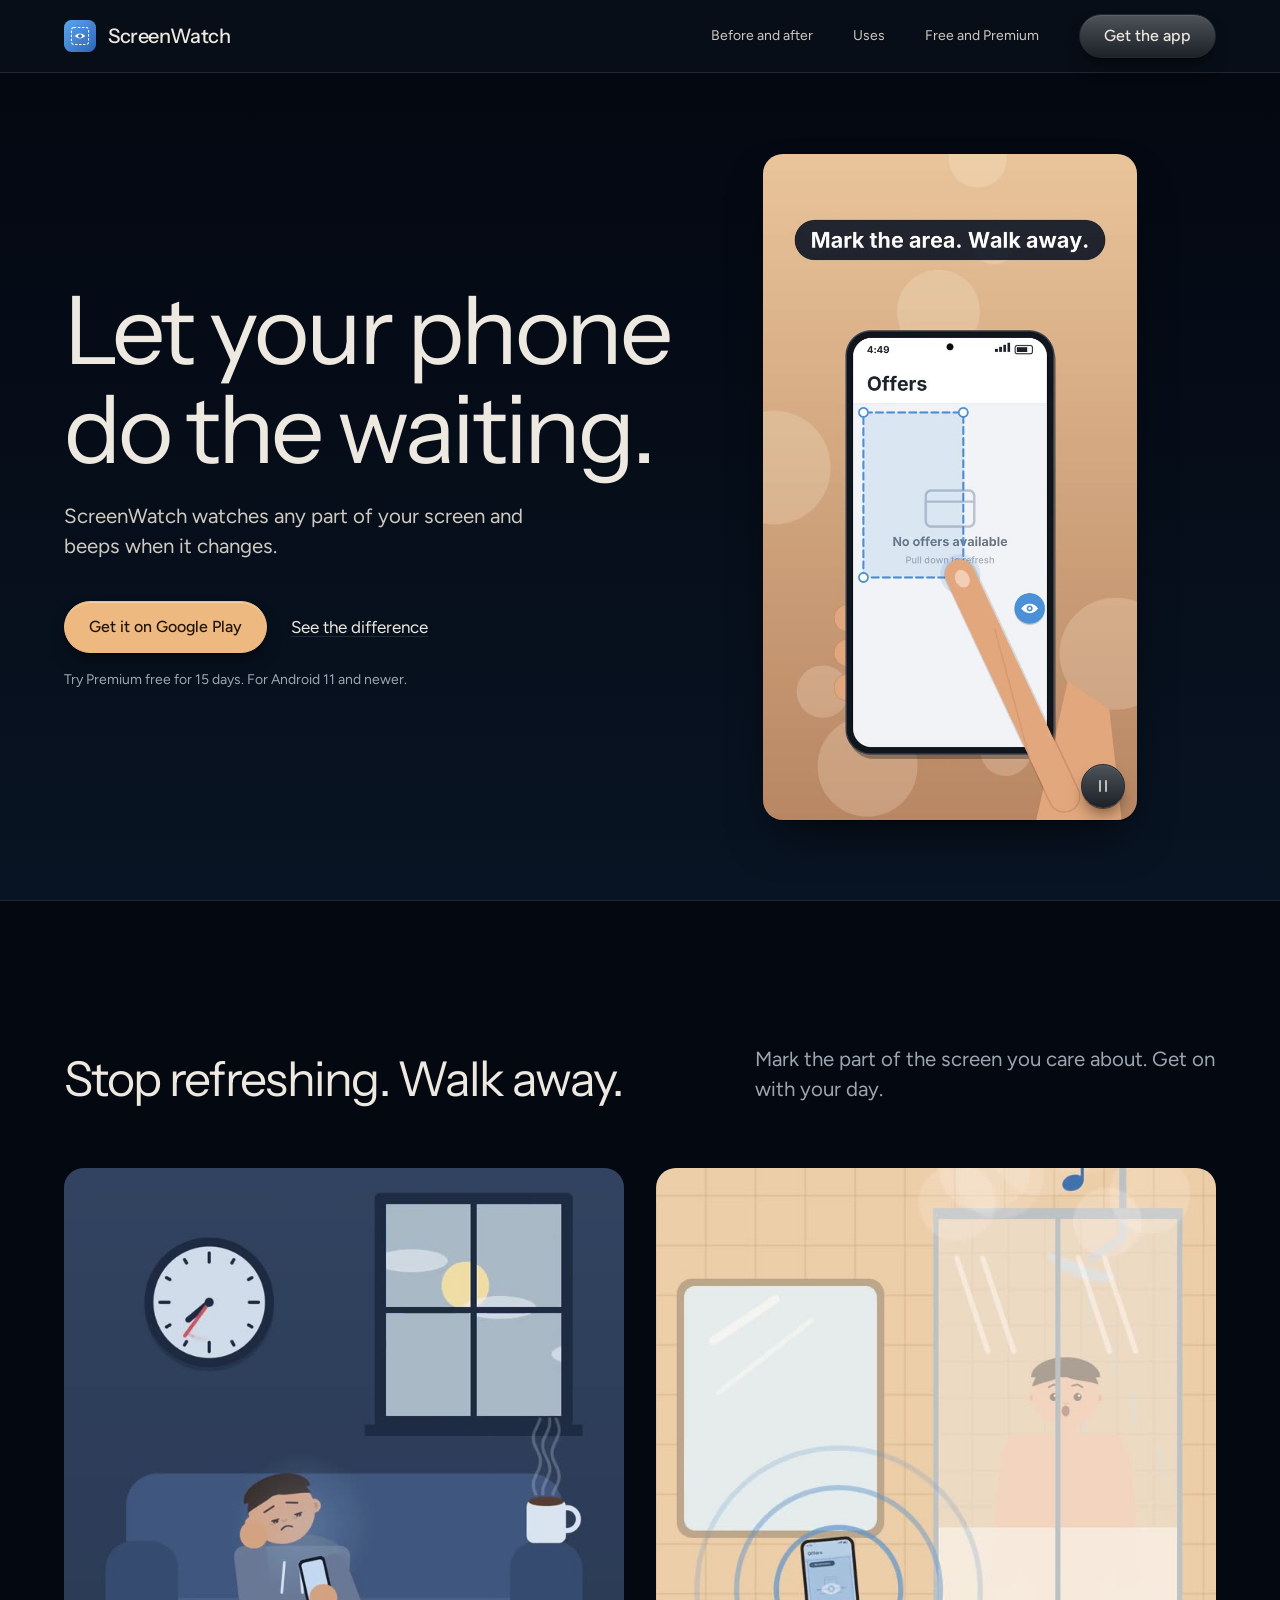
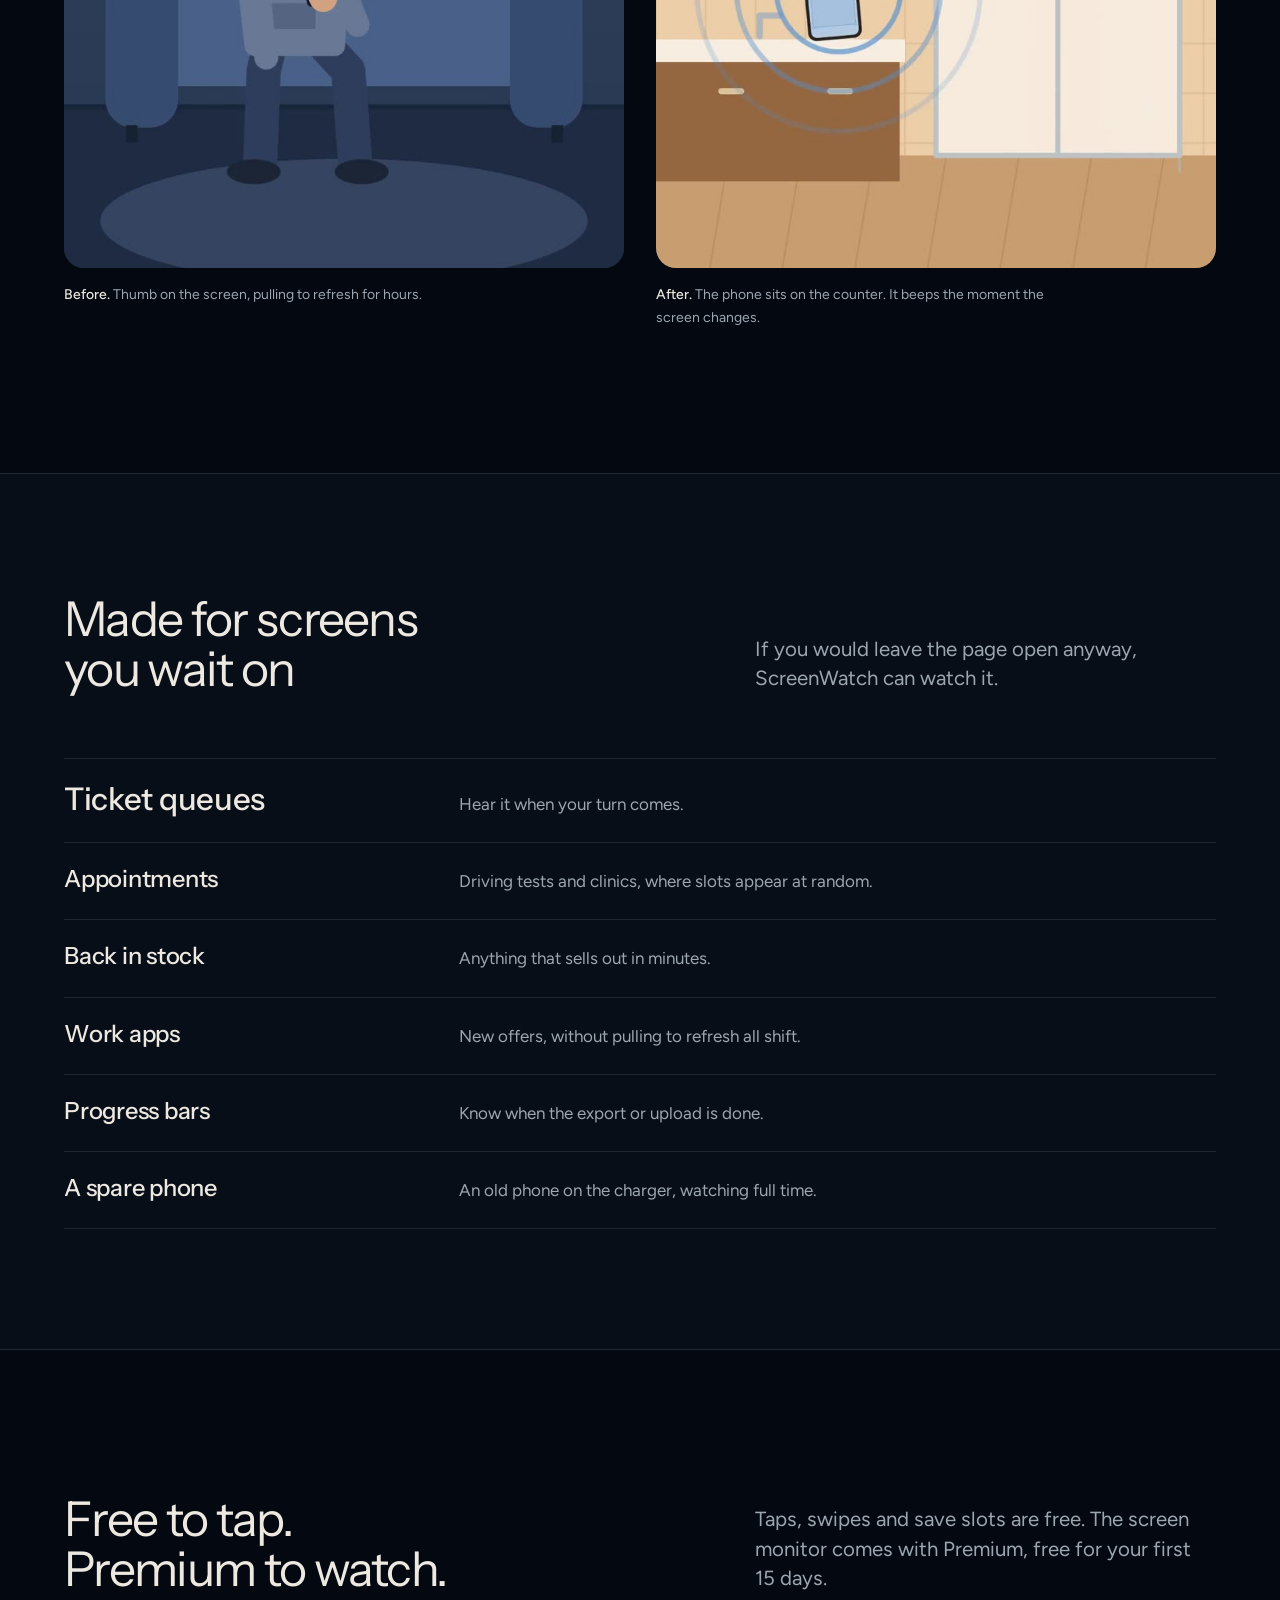
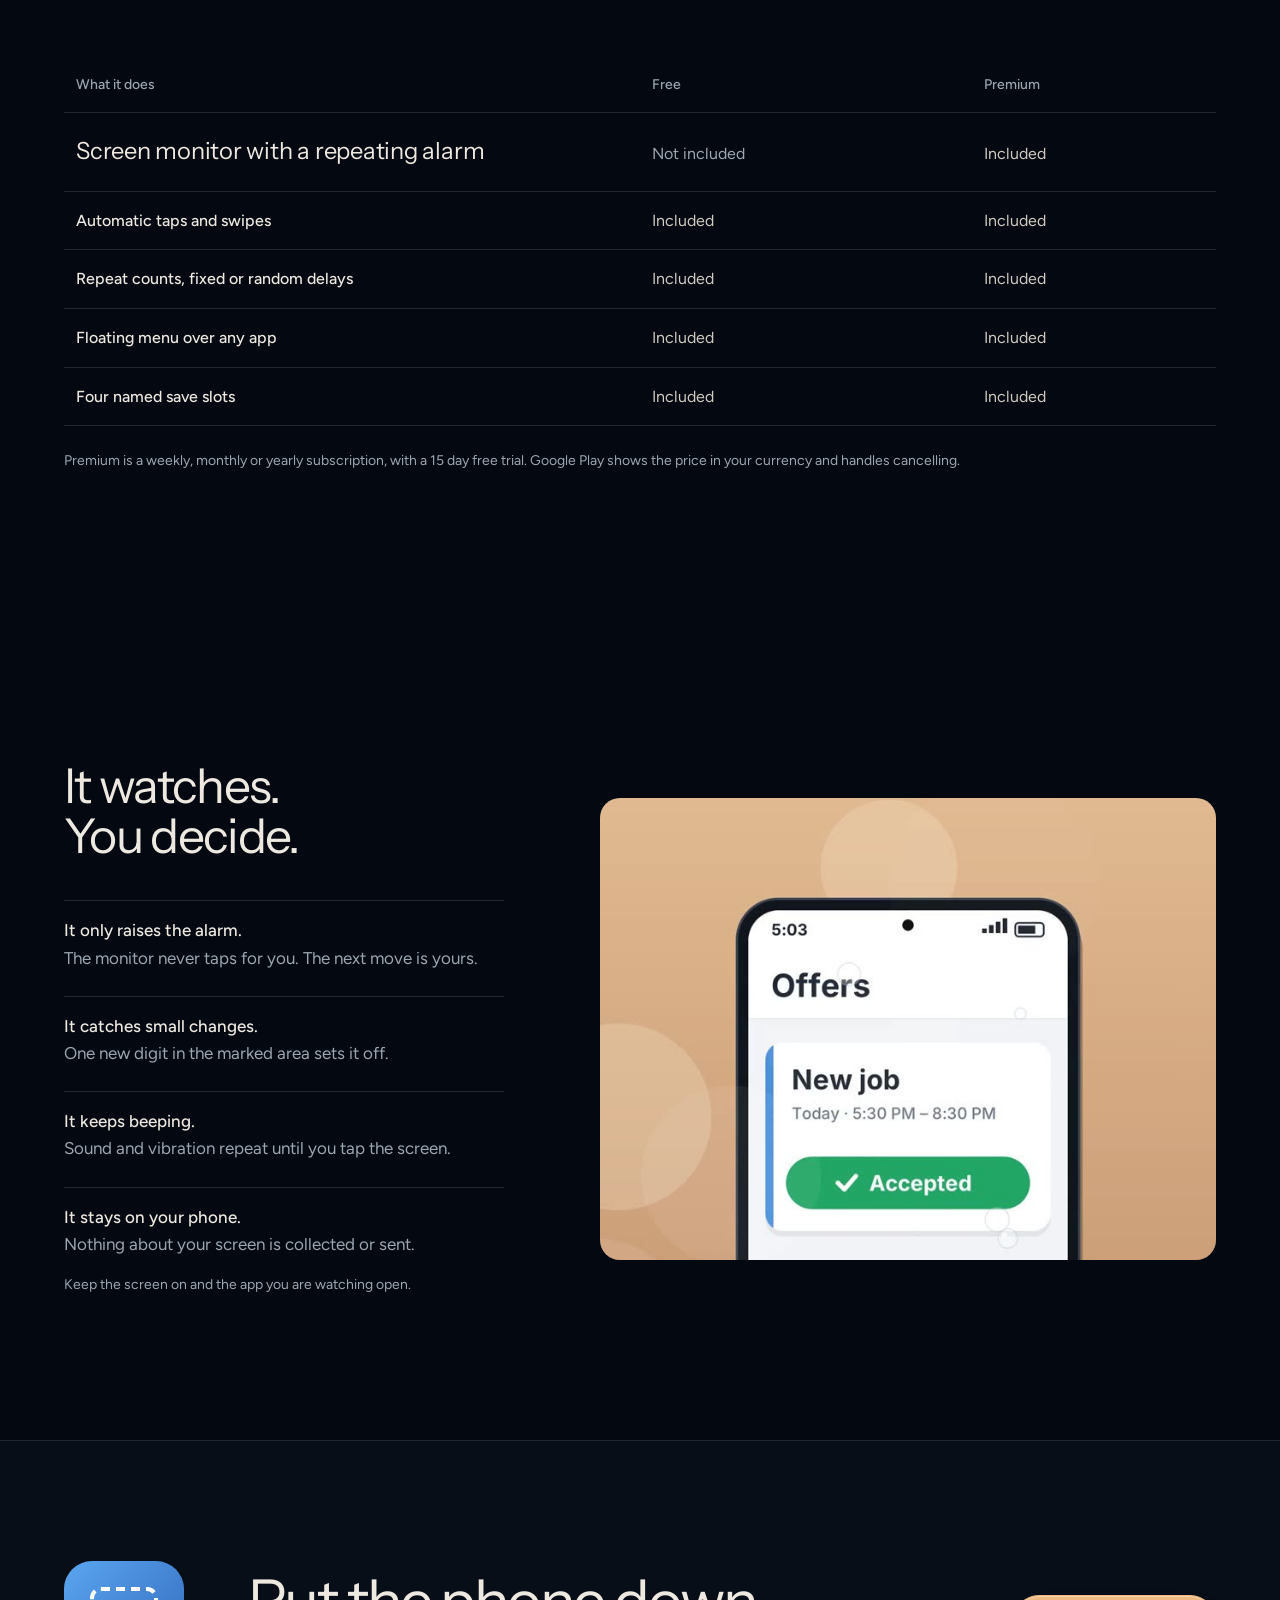
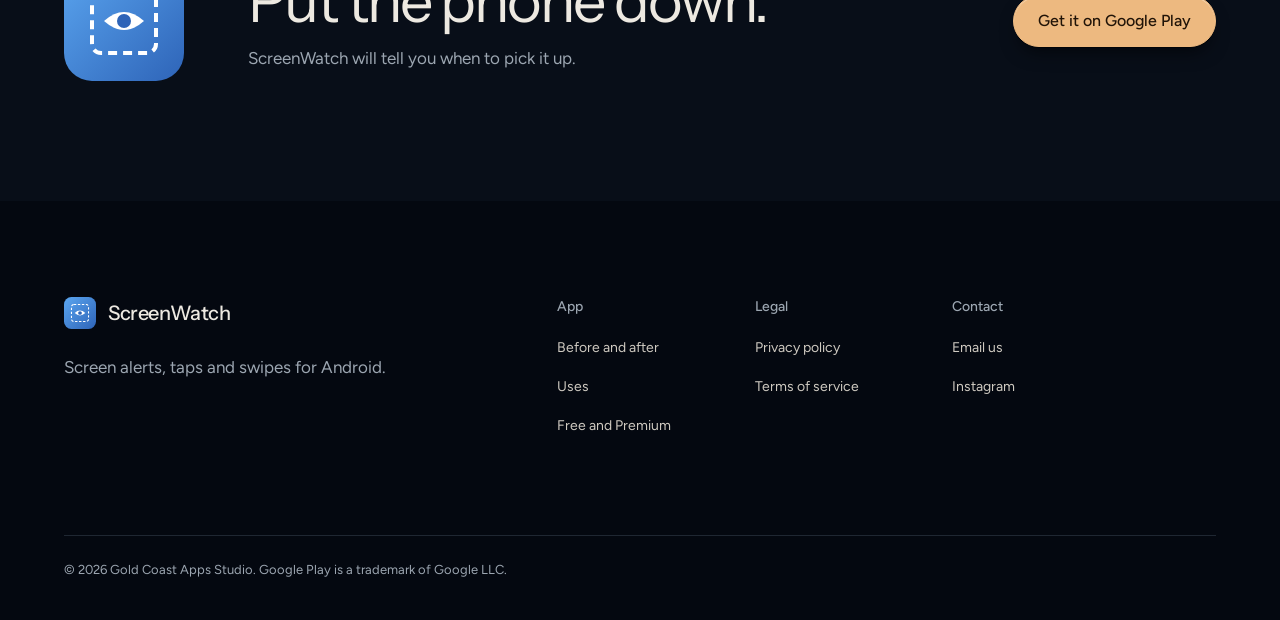
<file: index.html>
<!DOCTYPE html>
<html lang="en">
<head>
<meta charset="utf-8">
<meta name="viewport" content="width=device-width, initial-scale=1">
<title>ScreenWatch: Auto Tap &amp; Alert for Android</title>
<meta name="description" content="Auto taps and swipes on a loop, plus a loud alarm when any part of your Android screen changes. Try Premium free for 15 days.">
<meta property="og:title" content="ScreenWatch: Auto Tap &amp; Alert">
<meta property="og:description" content="Mark an area of your screen, walk away, and get an alarm the moment it changes.">
<meta property="og:image" content="https://screenwatchapp.com/media/poster.jpg">
<meta name="theme-color" content="#0b111d">
<link rel="icon" href="media/logo.svg" type="image/svg+xml">
<link rel="preconnect" href="https://fonts.googleapis.com">
<link rel="preconnect" href="https://fonts.gstatic.com" crossorigin>
<link href="https://fonts.googleapis.com/css2?family=Instrument+Sans:wght@400;500&family=Figtree:wght@400;500&display=swap" rel="stylesheet">
<link rel="stylesheet" href="style.css">
</head>
<body>

<header class="nav">
  <div class="container nav__inner">
    <a class="wordmark" href="/"><img src="media/logo.svg" alt="" width="32" height="32">ScreenWatch</a>
    <nav class="nav__links" aria-label="Main">
      <a href="#before">Before and after</a>
      <a href="#uses">Uses</a>
      <a href="#plans">Free and Premium</a>
      <a class="btn" href="https://play.google.com/store/apps/details?id=com.screenwatch.app">Get the app</a>
    </nav>
  </div>
</header>

<main>
  <section class="hero">
    <div class="container hero__grid">
      <div>
        <h1>Let your phone do the waiting.</h1>
        <p class="lead">ScreenWatch watches any part of your screen and beeps when it changes.</p>
        <div class="hero__actions">
          <a class="btn btn--primary" href="https://play.google.com/store/apps/details?id=com.screenwatch.app">Get it on Google Play</a>
          <a class="link" href="#before">See the difference</a>
        </div>
        <p class="hero__meta">Try Premium free for 15 days. For Android 11 and newer.</p>
      </div>
      <div class="screen" data-slot="hero" data-kind="product" data-alt="The 30 second promo video, vertical">
        <video data-keep autoplay muted loop playsinline preload="metadata" poster="media/poster.jpg" aria-label="Promo: a phone marks an area of the Offers screen, beeps while its owner showers, and a new job is accepted.">
          <source src="media/promo.mp4" type="video/mp4">
        </video>
        <button class="screen__toggle" data-keep type="button" aria-pressed="false" aria-label="Pause video">
          <svg class="i-pause" viewBox="0 0 24 24" fill="none" stroke="currentColor" stroke-width="2" stroke-linecap="round" aria-hidden="true"><path d="M8 5v14M16 5v14"/></svg>
          <svg class="i-play" viewBox="0 0 24 24" fill="none" stroke="currentColor" stroke-width="2" stroke-linejoin="round" aria-hidden="true"><path d="M7 4l13 8-13 8z"/></svg>
        </button>
      </div>
    </div>
  </section>

  <section class="section" id="before">
    <div class="container">
      <div class="head">
        <h2>Stop refreshing. Walk away.</h2>
        <p class="lead">Mark the part of the screen you care about. Get on with your day.</p>
      </div>
      <div class="pair">
        <figure class="shot">
          <div class="shot__frame" data-slot="before" data-kind="product" data-alt="Someone on the sofa staring at their phone, waiting">
            <img src="media/before.jpg" width="720" height="1280" alt="A man slumped on a sofa at night, staring at his phone while a coffee goes cold." loading="lazy">
          </div>
          <figcaption><strong>Before.</strong> Thumb on the screen, pulling to refresh for hours.</figcaption>
        </figure>
        <figure class="shot">
          <div class="shot__frame" data-slot="after" data-kind="product" data-alt="The phone beeping on the bathroom counter while its owner showers">
            <img src="media/after.jpg" width="720" height="1280" alt="A phone on the bathroom counter sounding an alarm while its owner is in the shower." loading="lazy">
          </div>
          <figcaption><strong>After.</strong> The phone sits on the counter. It beeps the moment the screen changes.</figcaption>
        </figure>
      </div>
    </div>
  </section>

  <section class="uses" id="uses">
    <div class="container">
      <div class="head">
        <h2>Made for screens you wait on</h2>
        <p class="lead">If you would leave the page open anyway, ScreenWatch can watch it.</p>
      </div>
      <ul class="index">
        <li><h3>Ticket queues</h3><p>Hear it when your turn comes.</p></li>
        <li><h3>Appointments</h3><p>Driving tests and clinics, where slots appear at random.</p></li>
        <li><h3>Back in stock</h3><p>Anything that sells out in minutes.</p></li>
        <li><h3>Work apps</h3><p>New offers, without pulling to refresh all shift.</p></li>
        <li><h3>Progress bars</h3><p>Know when the export or upload is done.</p></li>
        <li><h3>A spare phone</h3><p>An old phone on the charger, watching full time.</p></li>
      </ul>
    </div>
  </section>

  <section class="section" id="plans">
    <div class="container">
      <div class="head">
        <h2>Free to tap. Premium to watch.</h2>
        <p class="lead">Taps, swipes and save slots are free. The screen monitor comes with Premium, free for your first 15 days.</p>
      </div>
      <table class="plans__table">
        <thead><tr><th scope="col">What it does</th><th scope="col">Free</th><th scope="col">Premium</th></tr></thead>
        <tbody>
          <tr class="lead-row"><th scope="row">Screen monitor with a repeating alarm</th><td class="no">Not included</td><td>Included</td></tr>
          <tr><th scope="row">Automatic taps and swipes</th><td>Included</td><td>Included</td></tr>
          <tr><th scope="row">Repeat counts, fixed or random delays</th><td>Included</td><td>Included</td></tr>
          <tr><th scope="row">Floating menu over any app</th><td>Included</td><td>Included</td></tr>
          <tr><th scope="row">Four named save slots</th><td>Included</td><td>Included</td></tr>
        </tbody>
      </table>
      <p class="plans__note">Premium is a weekly, monthly or yearly subscription, with a 15 day free trial. Google Play shows the price in your currency and handles cancelling.</p>
    </div>
  </section>

  <section class="section" id="how">
    <div class="container split">
      <div>
        <h2>It watches. You decide.</h2>
        <ul class="facts">
          <li><strong>It only raises the alarm.</strong><p>The monitor never taps for you. The next move is yours.</p></li>
          <li><strong>It catches small changes.</strong><p>One new digit in the marked area sets it off.</p></li>
          <li><strong>It keeps beeping.</strong><p>Sound and vibration repeat until you tap the screen.</p></li>
          <li><strong>It stays on your phone.</strong><p>Nothing about your screen is collected or sent.</p></li>
        </ul>
        <p class="hero__meta">Keep the screen on and the app you are watching open.</p>
      </div>
      <figure class="shot">
        <div class="shot__frame" data-slot="accepted" data-kind="product" data-alt="An Offers screen showing a new job, accepted">
          <img src="media/accepted.jpg" width="720" height="1280" alt="An Offers screen on a phone showing a new job with an Accepted button." loading="lazy">
        </div>
      </figure>
    </div>
  </section>

  <section class="close">
    <div class="container close__inner">
      <img src="media/logo.svg" alt="" width="120" height="120">
      <div>
        <h2>Put the phone down.</h2>
        <p>ScreenWatch will tell you when to pick it up.</p>
      </div>
      <a class="btn btn--primary" href="https://play.google.com/store/apps/details?id=com.screenwatch.app">Get it on Google Play</a>
    </div>
  </section>
</main>

<footer class="footer">
  <div class="container">
    <div class="footer__grid">
      <div class="footer__brand">
        <a class="wordmark" href="/"><img src="media/logo.svg" alt="" width="32" height="32">ScreenWatch</a>
        <p>Screen alerts, taps and swipes for Android.</p>
      </div>
      <div class="footer__col">
        <h2>App</h2>
        <ul>
          <li><a href="#before">Before and after</a></li>
          <li><a href="#uses">Uses</a></li>
          <li><a href="#plans">Free and Premium</a></li>
        </ul>
      </div>
      <div class="footer__col">
        <h2>Legal</h2>
        <ul>
          <li><a href="privacy.html">Privacy policy</a></li>
          <li><a href="terms.html">Terms of service</a></li>
        </ul>
      </div>
      <div class="footer__col">
        <h2>Contact</h2>
        <ul>
          <li><a href="mailto:goldcoastappsstudio@proton.me">Email us</a></li>
          <li><a href="https://www.instagram.com/screenwatch_app/">Instagram</a></li>
        </ul>
      </div>
    </div>
    <p class="footer__legal">© 2026 Gold Coast Apps Studio. Google Play is a trademark of Google LLC.</p>
  </div>
</footer>

<script>
(() => {
  const v = document.querySelector('.screen video');
  const b = document.querySelector('.screen__toggle');
  if (!v || !b) return;
  const set = (paused) => { b.setAttribute('aria-pressed', String(paused)); b.setAttribute('aria-label', paused ? 'Play video' : 'Pause video'); };
  if (matchMedia('(prefers-reduced-motion: reduce)').matches) { v.removeAttribute('autoplay'); v.pause(); set(true); }
  b.addEventListener('click', () => { if (v.paused) { v.play(); set(false); } else { v.pause(); set(true); } });
  new IntersectionObserver(([e]) => { if (b.getAttribute('aria-pressed') === 'true') return; e.isIntersecting ? v.play().catch(() => {}) : v.pause(); }).observe(v);
})();
</script>
<script>window.hallmarkSlots = (m) => { for (const [k, v] of Object.entries(m)) { const s = document.querySelector(`[data-slot="${k}"]`); if (!s) continue; const im = new Image(); im.src = typeof v === 'string' ? v : v.src; im.alt = (typeof v === 'object' && v.alt) || s.dataset.alt || ''; s.querySelectorAll(':scope > img').forEach((o) => o.remove()); s.prepend(im); } };
document.querySelectorAll('[data-slot] img').forEach((i) => { if (i.complete && !i.naturalWidth) i.remove(); else i.addEventListener('error', () => i.remove(), { once: true }); });</script>
</body>
</html>
</file>
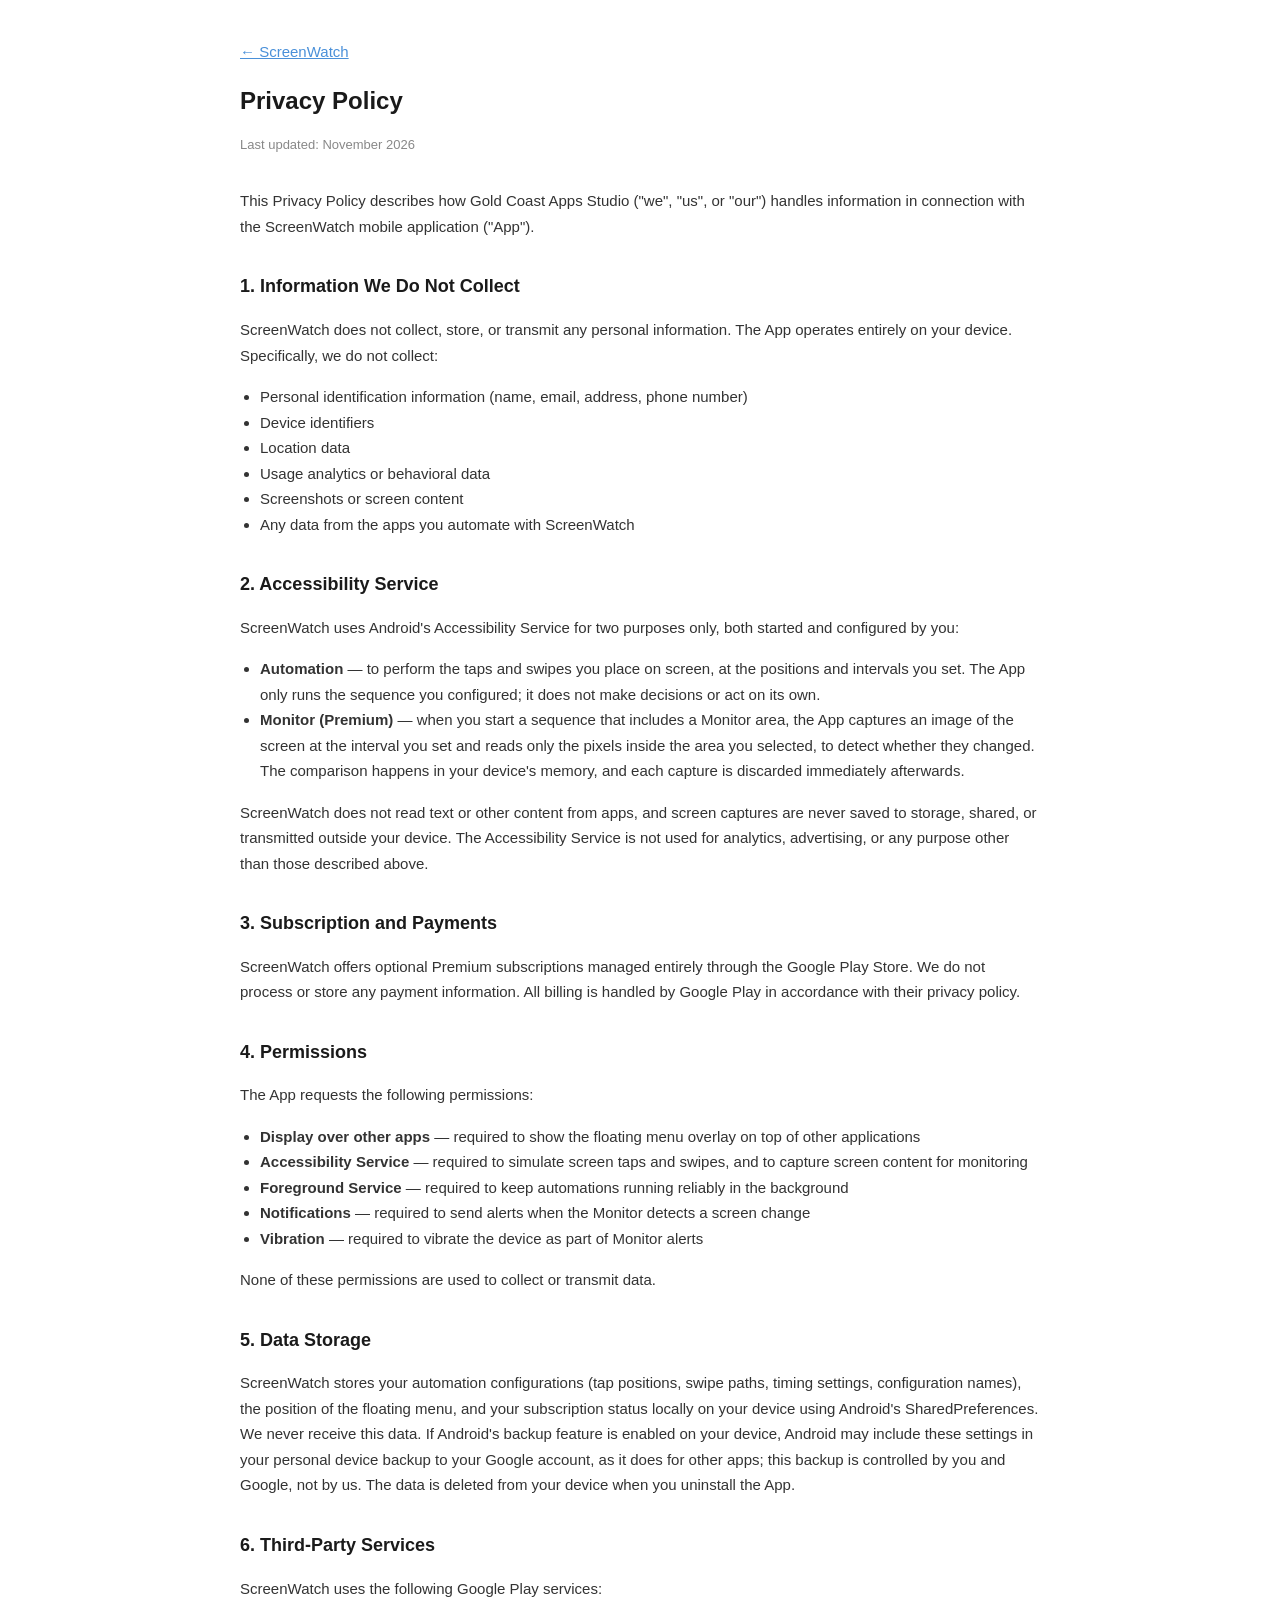
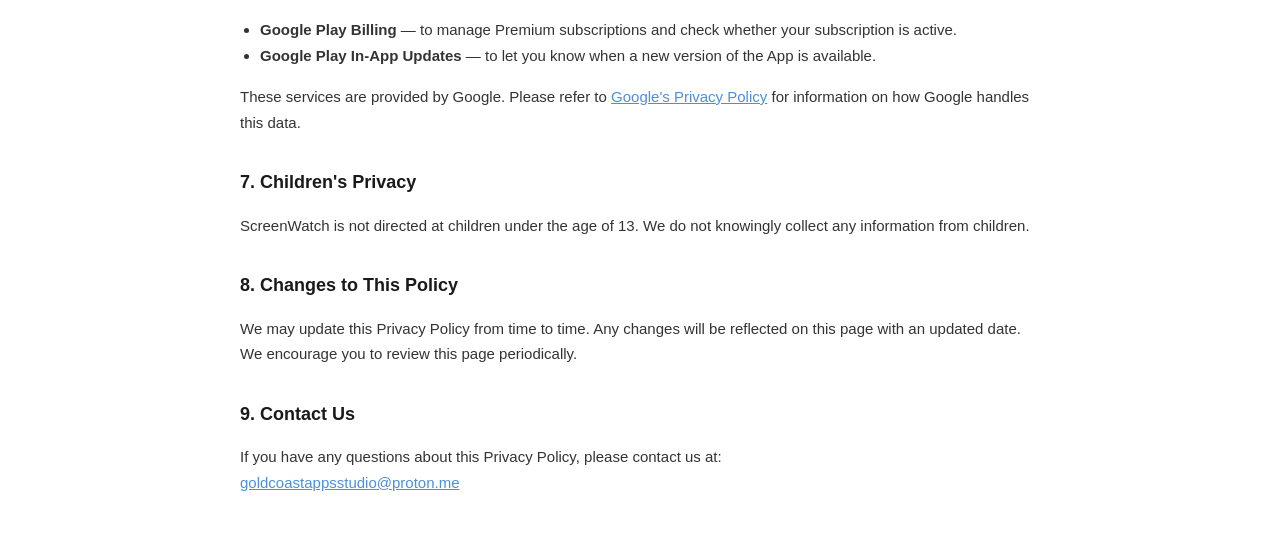
<file: privacy.html>
<!DOCTYPE html>
<html lang="en">
<head>
    <meta charset="UTF-8">
    <meta name="viewport" content="width=device-width, initial-scale=1.0">
    <title>ScreenWatch - Privacy Policy</title>
    <style>
        body {
            font-family: -apple-system, BlinkMacSystemFont, 'Segoe UI', Roboto, sans-serif;
            max-width: 800px;
            margin: 0 auto;
            padding: 24px 16px;
            color: #1a1a1a;
            line-height: 1.7;
        }
        h1 { font-size: 24px; margin-bottom: 4px; }
        h2 { font-size: 18px; margin-top: 32px; margin-bottom: 8px; }
        p, li { font-size: 15px; color: #333; }
        ul { padding-left: 20px; }
        .date { color: #888; font-size: 13px; margin-bottom: 32px; }
        a { color: #4A90D9; }
    </style>
</head>
<body>

<p><a href="/">&larr; ScreenWatch</a></p>

<h1>Privacy Policy</h1>
<p class="date">Last updated: November 2026</p>

<p>This Privacy Policy describes how Gold Coast Apps Studio ("we", "us", or "our") handles information in connection with the ScreenWatch mobile application ("App").</p>

<h2>1. Information We Do Not Collect</h2>
<p>ScreenWatch does not collect, store, or transmit any personal information. The App operates entirely on your device. Specifically, we do not collect:</p>
<ul>
    <li>Personal identification information (name, email, address, phone number)</li>
    <li>Device identifiers</li>
    <li>Location data</li>
    <li>Usage analytics or behavioral data</li>
    <li>Screenshots or screen content</li>
    <li>Any data from the apps you automate with ScreenWatch</li>
</ul>

<h2>2. Accessibility Service</h2>
<p>ScreenWatch uses Android's Accessibility Service for two purposes only, both started and configured by you:</p>
<ul>
    <li><strong>Automation</strong> — to perform the taps and swipes you place on screen, at the positions and intervals you set. The App only runs the sequence you configured; it does not make decisions or act on its own.</li>
    <li><strong>Monitor (Premium)</strong> — when you start a sequence that includes a Monitor area, the App captures an image of the screen at the interval you set and reads only the pixels inside the area you selected, to detect whether they changed. The comparison happens in your device's memory, and each capture is discarded immediately afterwards.</li>
</ul>
<p>ScreenWatch does not read text or other content from apps, and screen captures are never saved to storage, shared, or transmitted outside your device. The Accessibility Service is not used for analytics, advertising, or any purpose other than those described above.</p>

<h2>3. Subscription and Payments</h2>
<p>ScreenWatch offers optional Premium subscriptions managed entirely through the Google Play Store. We do not process or store any payment information. All billing is handled by Google Play in accordance with their privacy policy.</p>

<h2>4. Permissions</h2>
<p>The App requests the following permissions:</p>
<ul>
    <li><strong>Display over other apps</strong> — required to show the floating menu overlay on top of other applications</li>
    <li><strong>Accessibility Service</strong> — required to simulate screen taps and swipes, and to capture screen content for monitoring</li>
    <li><strong>Foreground Service</strong> — required to keep automations running reliably in the background</li>
    <li><strong>Notifications</strong> — required to send alerts when the Monitor detects a screen change</li>
    <li><strong>Vibration</strong> — required to vibrate the device as part of Monitor alerts</li>
</ul>
<p>None of these permissions are used to collect or transmit data.</p>

<h2>5. Data Storage</h2>
<p>ScreenWatch stores your automation configurations (tap positions, swipe paths, timing settings, configuration names), the position of the floating menu, and your subscription status locally on your device using Android's SharedPreferences. We never receive this data. If Android's backup feature is enabled on your device, Android may include these settings in your personal device backup to your Google account, as it does for other apps; this backup is controlled by you and Google, not by us. The data is deleted from your device when you uninstall the App.</p>

<h2>6. Third-Party Services</h2>
<p>ScreenWatch uses the following Google Play services:</p>
<ul>
    <li><strong>Google Play Billing</strong> — to manage Premium subscriptions and check whether your subscription is active.</li>
    <li><strong>Google Play In-App Updates</strong> — to let you know when a new version of the App is available.</li>
</ul>
<p>These services are provided by Google. Please refer to <a href="https://policies.google.com/privacy">Google's Privacy Policy</a> for information on how Google handles this data.</p>

<h2>7. Children's Privacy</h2>
<p>ScreenWatch is not directed at children under the age of 13. We do not knowingly collect any information from children.</p>

<h2>8. Changes to This Policy</h2>
<p>We may update this Privacy Policy from time to time. Any changes will be reflected on this page with an updated date. We encourage you to review this page periodically.</p>

<h2>9. Contact Us</h2>
<p>If you have any questions about this Privacy Policy, please contact us at:<br>
<a href="mailto:goldcoastappsstudio@proton.me">goldcoastappsstudio@proton.me</a></p>

</body>
</html>
</file>
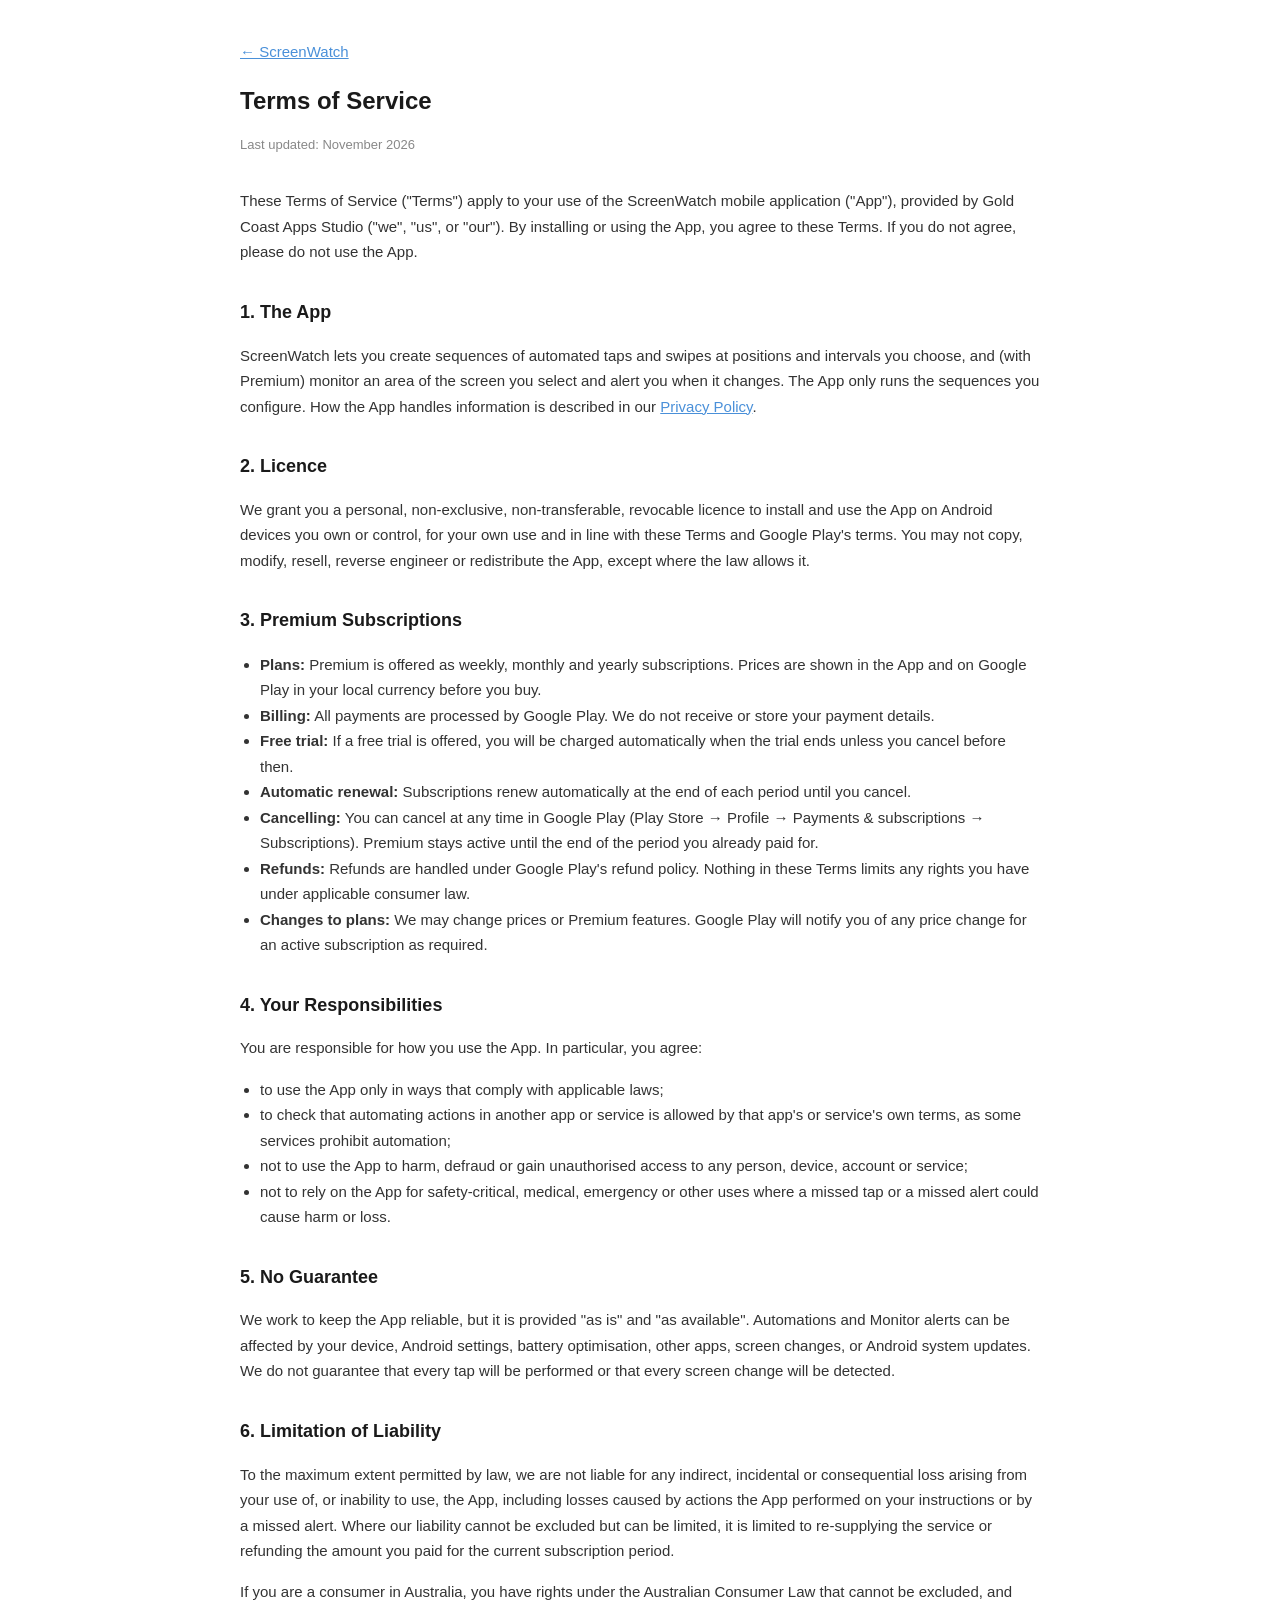
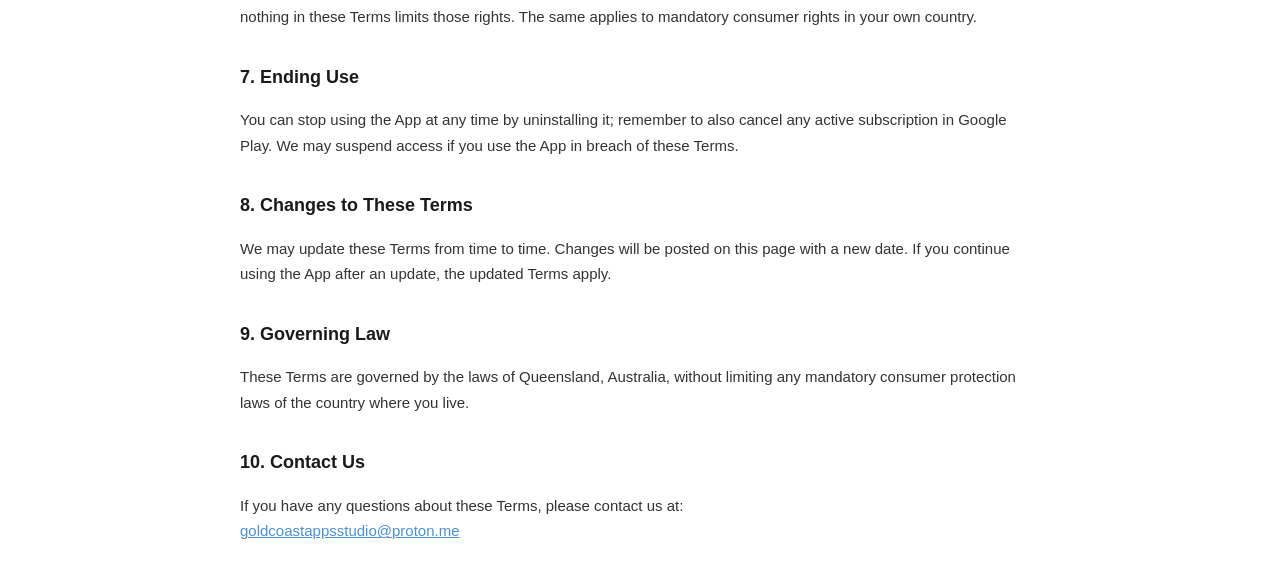
<file: terms.html>
<!DOCTYPE html>
<html lang="en">
<head>
    <meta charset="UTF-8">
    <meta name="viewport" content="width=device-width, initial-scale=1.0">
    <title>ScreenWatch - Terms of Service</title>
    <style>
        body {
            font-family: -apple-system, BlinkMacSystemFont, 'Segoe UI', Roboto, sans-serif;
            max-width: 800px;
            margin: 0 auto;
            padding: 24px 16px;
            color: #1a1a1a;
            line-height: 1.7;
        }
        h1 { font-size: 24px; margin-bottom: 4px; }
        h2 { font-size: 18px; margin-top: 32px; margin-bottom: 8px; }
        p, li { font-size: 15px; color: #333; }
        ul { padding-left: 20px; }
        .date { color: #888; font-size: 13px; margin-bottom: 32px; }
        a { color: #4A90D9; }
    </style>
</head>
<body>

<p><a href="/">&larr; ScreenWatch</a></p>

<h1>Terms of Service</h1>
<p class="date">Last updated: November 2026</p>

<p>These Terms of Service ("Terms") apply to your use of the ScreenWatch mobile application ("App"), provided by Gold Coast Apps Studio ("we", "us", or "our"). By installing or using the App, you agree to these Terms. If you do not agree, please do not use the App.</p>

<h2>1. The App</h2>
<p>ScreenWatch lets you create sequences of automated taps and swipes at positions and intervals you choose, and (with Premium) monitor an area of the screen you select and alert you when it changes. The App only runs the sequences you configure. How the App handles information is described in our <a href="/privacy.html">Privacy Policy</a>.</p>

<h2>2. Licence</h2>
<p>We grant you a personal, non-exclusive, non-transferable, revocable licence to install and use the App on Android devices you own or control, for your own use and in line with these Terms and Google Play's terms. You may not copy, modify, resell, reverse engineer or redistribute the App, except where the law allows it.</p>

<h2>3. Premium Subscriptions</h2>
<ul>
    <li><strong>Plans:</strong> Premium is offered as weekly, monthly and yearly subscriptions. Prices are shown in the App and on Google Play in your local currency before you buy.</li>
    <li><strong>Billing:</strong> All payments are processed by Google Play. We do not receive or store your payment details.</li>
    <li><strong>Free trial:</strong> If a free trial is offered, you will be charged automatically when the trial ends unless you cancel before then.</li>
    <li><strong>Automatic renewal:</strong> Subscriptions renew automatically at the end of each period until you cancel.</li>
    <li><strong>Cancelling:</strong> You can cancel at any time in Google Play (Play Store &rarr; Profile &rarr; Payments &amp; subscriptions &rarr; Subscriptions). Premium stays active until the end of the period you already paid for.</li>
    <li><strong>Refunds:</strong> Refunds are handled under Google Play's refund policy. Nothing in these Terms limits any rights you have under applicable consumer law.</li>
    <li><strong>Changes to plans:</strong> We may change prices or Premium features. Google Play will notify you of any price change for an active subscription as required.</li>
</ul>

<h2>4. Your Responsibilities</h2>
<p>You are responsible for how you use the App. In particular, you agree:</p>
<ul>
    <li>to use the App only in ways that comply with applicable laws;</li>
    <li>to check that automating actions in another app or service is allowed by that app's or service's own terms, as some services prohibit automation;</li>
    <li>not to use the App to harm, defraud or gain unauthorised access to any person, device, account or service;</li>
    <li>not to rely on the App for safety-critical, medical, emergency or other uses where a missed tap or a missed alert could cause harm or loss.</li>
</ul>

<h2>5. No Guarantee</h2>
<p>We work to keep the App reliable, but it is provided "as is" and "as available". Automations and Monitor alerts can be affected by your device, Android settings, battery optimisation, other apps, screen changes, or Android system updates. We do not guarantee that every tap will be performed or that every screen change will be detected.</p>

<h2>6. Limitation of Liability</h2>
<p>To the maximum extent permitted by law, we are not liable for any indirect, incidental or consequential loss arising from your use of, or inability to use, the App, including losses caused by actions the App performed on your instructions or by a missed alert. Where our liability cannot be excluded but can be limited, it is limited to re-supplying the service or refunding the amount you paid for the current subscription period.</p>
<p>If you are a consumer in Australia, you have rights under the Australian Consumer Law that cannot be excluded, and nothing in these Terms limits those rights. The same applies to mandatory consumer rights in your own country.</p>

<h2>7. Ending Use</h2>
<p>You can stop using the App at any time by uninstalling it; remember to also cancel any active subscription in Google Play. We may suspend access if you use the App in breach of these Terms.</p>

<h2>8. Changes to These Terms</h2>
<p>We may update these Terms from time to time. Changes will be posted on this page with a new date. If you continue using the App after an update, the updated Terms apply.</p>

<h2>9. Governing Law</h2>
<p>These Terms are governed by the laws of Queensland, Australia, without limiting any mandatory consumer protection laws of the country where you live.</p>

<h2>10. Contact Us</h2>
<p>If you have any questions about these Terms, please contact us at:<br>
<a href="mailto:goldcoastappsstudio@proton.me">goldcoastappsstudio@proton.me</a></p>

</body>
</html>
</file>
<file: style.css>
/* Hallmark · shape: Marquee Hero (swapped: Counter hero carries the promo video) · genre: atmospheric · theme: Ribbon (deal 3/3, seed screenwatch-android-app-watches-54d4·0ea6ecc1·2026-11-22·r0) · job: try · draw: b9c7cf
 * hero: Counter · nav: slab · footer: index columns · imagery: the user's promo video and four of its frames (product, data-kind) · signature: the promo video playing beside the headline, the download under it · ribbon: two-in-the-morning
 * axes: dark/grotesk-sans/amber · posture: committed · contrast: pass · fold: pass · v2.0.0 */
/* Hallmark · pre-emit critique: P4 H4 E4 S4 R5 V4 · weakest: P, the page argues "walk away" through the before and after pair instead of a feature list */
/* answered: photo treatment off on the user's own illustrated frames (data-kind="product"); a sepia wash would muddy their flat colours */
@import url("./tokens.css");
@import url("./base.css");

/* Ribbon, two-in-the-morning colourway */
:root {
  color-scheme: dark;
  --color-paper: oklch(13.2% 0.022 258); --color-paper-2: oklch(16.4% 0.024 258); --color-paper-3: oklch(20% 0.026 258);
  --color-ink: oklch(93.5% 0.012 85); --color-ink-2: oklch(84% 0.014 85); --color-muted: oklch(72% 0.02 255);
  --color-rule: oklch(27% 0.024 258); --color-rule-2: oklch(22% 0.024 258);
  --color-accent: oklch(82% 0.095 68); --color-accent-soft: oklch(30% 0.04 68); --color-accent-ink: oklch(20% 0.03 62); --color-focus: oklch(84% 0.13 68);
  --color-sky: oklch(19% 0.035 255);
  --metal-hi: oklch(44% 0.012 255); --metal-lo: oklch(25% 0.014 255);
  --edge-light: inset 0 1px 0 oklch(100% 0 0 / 0.08); --edge-light-strong: inset 0 1px 0 oklch(100% 0 0 / 0.35);
  --shadow-part: 0 1px 0 oklch(0% 0 0 / 0.5), 0 10px 18px -6px oklch(0% 0 0 / 0.6);
  --shadow-panel: 0 1px 0 oklch(0% 0 0 / 0.4), 0 24px 48px -16px oklch(0% 0 0 / 0.7);
}

body { font-size: 1.0625rem; line-height: 1.6; }
p { color: var(--color-muted); }
h1, h2, h3 { color: var(--color-ink); line-height: 1.04; }
h3 { font-weight: 500; letter-spacing: -0.01em; }
.section { padding-block: var(--section-gap); }

/* controls */
.btn { display: inline-flex; align-items: center; gap: var(--space-xs); min-height: 52px; padding: 0 var(--space-lg); border: var(--rule-hair) solid var(--color-rule); border-radius: var(--radius-pill); background: linear-gradient(var(--metal-hi), var(--metal-lo)); box-shadow: var(--edge-light), var(--shadow-part); color: var(--color-ink); font: 500 var(--text-md)/1 var(--font-body); white-space: nowrap; text-decoration: none; cursor: pointer; transition: background-color var(--dur-short) var(--ease-out), transform var(--dur-micro) var(--ease-out), filter var(--dur-short) var(--ease-out); }
.btn:hover { filter: brightness(1.12); }
.btn:active { transform: translateY(1px); }
.btn[aria-disabled="true"] { opacity: 0.55; cursor: not-allowed; transform: none; }
.btn:focus-visible { outline: 2px solid var(--color-focus); outline-offset: 3px; }
.btn--primary { background: var(--color-accent); border-color: var(--color-accent); color: var(--color-accent-ink); box-shadow: var(--edge-light-strong), var(--shadow-part); }
.btn svg { width: 20px; height: 20px; flex-shrink: 0; }
.link { color: var(--color-ink); text-decoration: underline; text-decoration-color: var(--color-rule); }
.link:hover { text-decoration-color: var(--color-accent); }
.link:focus-visible { outline: 2px solid var(--color-focus); outline-offset: 2px; }

/* nav: slab */
.nav { position: sticky; top: 0; z-index: var(--z-sticky-nav); background: var(--color-paper-2); border-bottom: var(--rule-hair) solid var(--color-rule); }
.nav__inner { display: flex; align-items: center; justify-content: space-between; gap: var(--space-lg); min-height: 72px; }
.wordmark { display: inline-flex; align-items: center; gap: var(--space-sm); color: var(--color-ink); font: 500 var(--text-lg)/1 var(--font-display); letter-spacing: -0.02em; text-decoration: none; }
.wordmark img { width: 32px; height: 32px; }
.wordmark:focus-visible { outline: 2px solid var(--color-focus); outline-offset: 4px; }
.nav__links { display: flex; align-items: center; gap: var(--space-xl); }
.nav__links a:not(.btn) { color: var(--color-ink-2); font-size: var(--text-sm); text-decoration: none; }
.nav__links a:not(.btn):hover { color: var(--color-ink); }
.nav__links a:not(.btn):focus-visible { outline: 2px solid var(--color-focus); outline-offset: 4px; }
.nav .btn { min-height: 44px; }

/* hero: Counter */
.hero { background: linear-gradient(var(--color-paper), var(--color-sky)); border-bottom: var(--rule-hair) solid var(--color-rule); }
.hero__grid { display: grid; grid-template-columns: minmax(0, 7fr) minmax(0, 5fr); gap: var(--space-2xl); align-items: center; min-height: calc(100svh - 73px); padding-block: var(--space-2xl); }
.hero h1 { font-size: clamp(3.5rem, 7.4vw, 7rem); max-width: 11ch; }
.hero .lead { margin-top: var(--space-lg); color: var(--color-ink-2); max-width: 36ch; }
.hero__actions { display: flex; flex-wrap: wrap; align-items: center; gap: var(--space-lg); margin-top: var(--space-xl); }
.hero__meta { margin-top: var(--space-md); font-size: var(--text-sm); }
.screen { position: relative; justify-self: start; width: min(100%, calc(min(74svh, 720px) * 9 / 16)); aspect-ratio: 9 / 16; border-radius: var(--radius-card); overflow: hidden; background: var(--color-paper-3); box-shadow: var(--edge-light), var(--shadow-panel); outline: 1px solid var(--color-rule); outline-offset: -1px; }
.screen video { position: absolute; inset: 0; width: 100%; height: 100%; object-fit: cover; }
.screen__toggle { position: absolute; right: var(--space-sm); bottom: var(--space-sm); z-index: var(--z-raised); display: inline-grid; place-items: center; width: 44px; height: 44px; padding: 0; border: var(--rule-hair) solid var(--color-rule); border-radius: var(--radius-pill); background: linear-gradient(var(--metal-hi), var(--metal-lo)); box-shadow: var(--edge-light), var(--shadow-part); color: var(--color-ink); cursor: pointer; transition: transform var(--dur-micro) var(--ease-out); }
.screen__toggle:active { transform: translateY(1px); }
.screen__toggle:focus-visible { outline: 2px solid var(--color-focus); outline-offset: 2px; }
.screen__toggle svg { width: 18px; height: 18px; }
.screen__toggle .i-play { display: none; }
.screen__toggle[aria-pressed="true"] .i-play { display: block; }
.screen__toggle[aria-pressed="true"] .i-pause { display: none; }

/* head block */
.head { display: grid; grid-template-columns: repeat(12, minmax(0, 1fr)); gap: var(--space-md) var(--gap-columns); margin-bottom: var(--space-2xl); align-items: end; }
.head h2 { grid-column: 1 / 7; }
.head .lead { grid-column: 8 / 13; color: var(--color-muted); }

/* before and after */
.pair { display: grid; grid-template-columns: repeat(2, minmax(0, 1fr)); gap: var(--gap-columns); }
.shot { margin: 0; }
.shot__frame { aspect-ratio: 4 / 5; min-height: 440px; border-radius: var(--radius-card); outline: 1px solid var(--color-rule); outline-offset: -1px; }
.shot__frame > img { object-position: 50% 60%; }
[data-slot="after"] > img { object-position: 50% 75%; }
[data-kind="product"] > img { filter: none; }
.shot figcaption { margin-top: var(--space-md); font-size: var(--text-sm); color: var(--color-muted); max-width: 44ch; }
.shot figcaption strong { color: var(--color-ink); font-weight: 500; }

/* uses: index */
.uses { background: var(--color-paper-2); border-block: var(--rule-hair) solid var(--color-rule); padding-block: var(--section-gap-s); }
.index { list-style: none; margin: 0; padding: 0; border-top: var(--rule-hair) solid var(--color-rule); }
.index li { display: grid; grid-template-columns: repeat(12, minmax(0, 1fr)); gap: var(--gap-columns); align-items: baseline; padding-block: var(--space-lg); border-bottom: var(--rule-hair) solid var(--color-rule); }
.index h3 { grid-column: 1 / 5; }
.index p { grid-column: 5 / 12; }
.index li:first-child h3 { font-size: var(--text-2xl); }

/* free and premium: table */
.plans__table { width: 100%; border-collapse: collapse; font-size: var(--text-md); }
.plans__table th, .plans__table td { padding: var(--space-md) var(--space-sm); border-bottom: var(--rule-hair) solid var(--color-rule); text-align: left; vertical-align: baseline; }
.plans__table thead th { color: var(--color-muted); font-size: var(--text-sm); font-weight: 500; }
.plans__table tbody th { color: var(--color-ink); font-weight: 500; width: 50%; }
.plans__table td { color: var(--color-ink-2); }
.plans__table td.no { color: var(--color-muted); }
.plans__table tr.lead-row th, .plans__table tr.lead-row td { padding-block: var(--space-lg); }
.plans__table tr.lead-row th { font: 400 var(--text-title)/1.2 var(--font-display); letter-spacing: -0.01em; }
.plans__note { margin-top: var(--space-lg); font-size: var(--text-sm); }

/* split: it only watches */
.split { display: grid; grid-template-columns: minmax(0, 5fr) minmax(0, 7fr); gap: var(--space-3xl); align-items: center; }
.split .shot__frame { aspect-ratio: 4 / 3; min-height: 440px; }
.split .shot__frame > img { object-position: 50% 30%; }
.facts { list-style: none; margin: var(--space-xl) 0 0; padding: 0; display: grid; gap: var(--space-lg); }
.facts li { padding-top: var(--space-md); border-top: var(--rule-hair) solid var(--color-rule); }
.facts strong { display: block; color: var(--color-ink); font-weight: 500; }

/* close: band */
.close { background: var(--color-paper-2); border-top: var(--rule-hair) solid var(--color-rule); padding-block: var(--section-gap-s); }
.close__inner { display: grid; grid-template-columns: auto minmax(0, 1fr) auto; gap: var(--space-2xl); align-items: center; }
.close__inner img { width: 120px; height: 120px; }
.close h2 { font-size: var(--text-display-s); }
.close p { margin-top: var(--space-sm); }

/* footer: index columns */
.footer { padding-block: var(--space-3xl) var(--space-xl); }
.footer__grid { display: grid; grid-template-columns: repeat(12, minmax(0, 1fr)); gap: var(--space-xl) var(--gap-columns); }
.footer__brand { grid-column: 1 / 6; }
.footer__brand p { margin-top: var(--space-md); max-width: 32ch; }
.footer__col { grid-column: span 2; }
.footer__col h2 { font: 500 var(--text-sm)/1.4 var(--font-body); letter-spacing: 0; color: var(--color-muted); margin-bottom: var(--space-md); }
.footer__col ul { list-style: none; margin: 0; padding: 0; display: grid; gap: var(--space-sm); }
.footer__col a { color: var(--color-ink-2); font-size: var(--text-sm); text-decoration: none; }
.footer__col a:hover { color: var(--color-ink); text-decoration: underline; text-decoration-color: var(--color-accent); }
.footer__col a:focus-visible { outline: 2px solid var(--color-focus); outline-offset: 2px; }
.footer__legal { margin-top: var(--space-3xl); padding-top: var(--space-lg); border-top: var(--rule-hair) solid var(--color-rule); font-size: var(--text-xs); }

@media (max-width: 60rem) {
  .nav__links a:not(.btn) { display: none; }
  .hero__grid { grid-template-columns: minmax(0, 1fr); gap: var(--space-xl); min-height: 0; padding-block: var(--space-2xl) var(--space-3xl); }
  .screen { width: min(100%, 340px); }
  .head { grid-template-columns: minmax(0, 1fr); }
  .head h2, .head .lead { grid-column: 1 / -1; }
  .pair, .split { grid-template-columns: minmax(0, 1fr); gap: var(--space-2xl); }
  .shot__frame, .split .shot__frame { min-height: 0; }
  .index li { grid-template-columns: minmax(0, 1fr); gap: var(--space-xs); }
  .index h3, .index p { grid-column: 1 / -1; }
  .close__inner { grid-template-columns: minmax(0, 1fr); gap: var(--space-xl); }
  .close__inner img { width: 80px; height: 80px; }
  .footer__brand { grid-column: 1 / -1; }
  .footer__col { grid-column: span 4; }
}
@media (max-width: 40rem) {
  .footer__col { grid-column: 1 / -1; }
  .plans__table th, .plans__table td { padding-inline: var(--space-2xs); }
}
</file>
